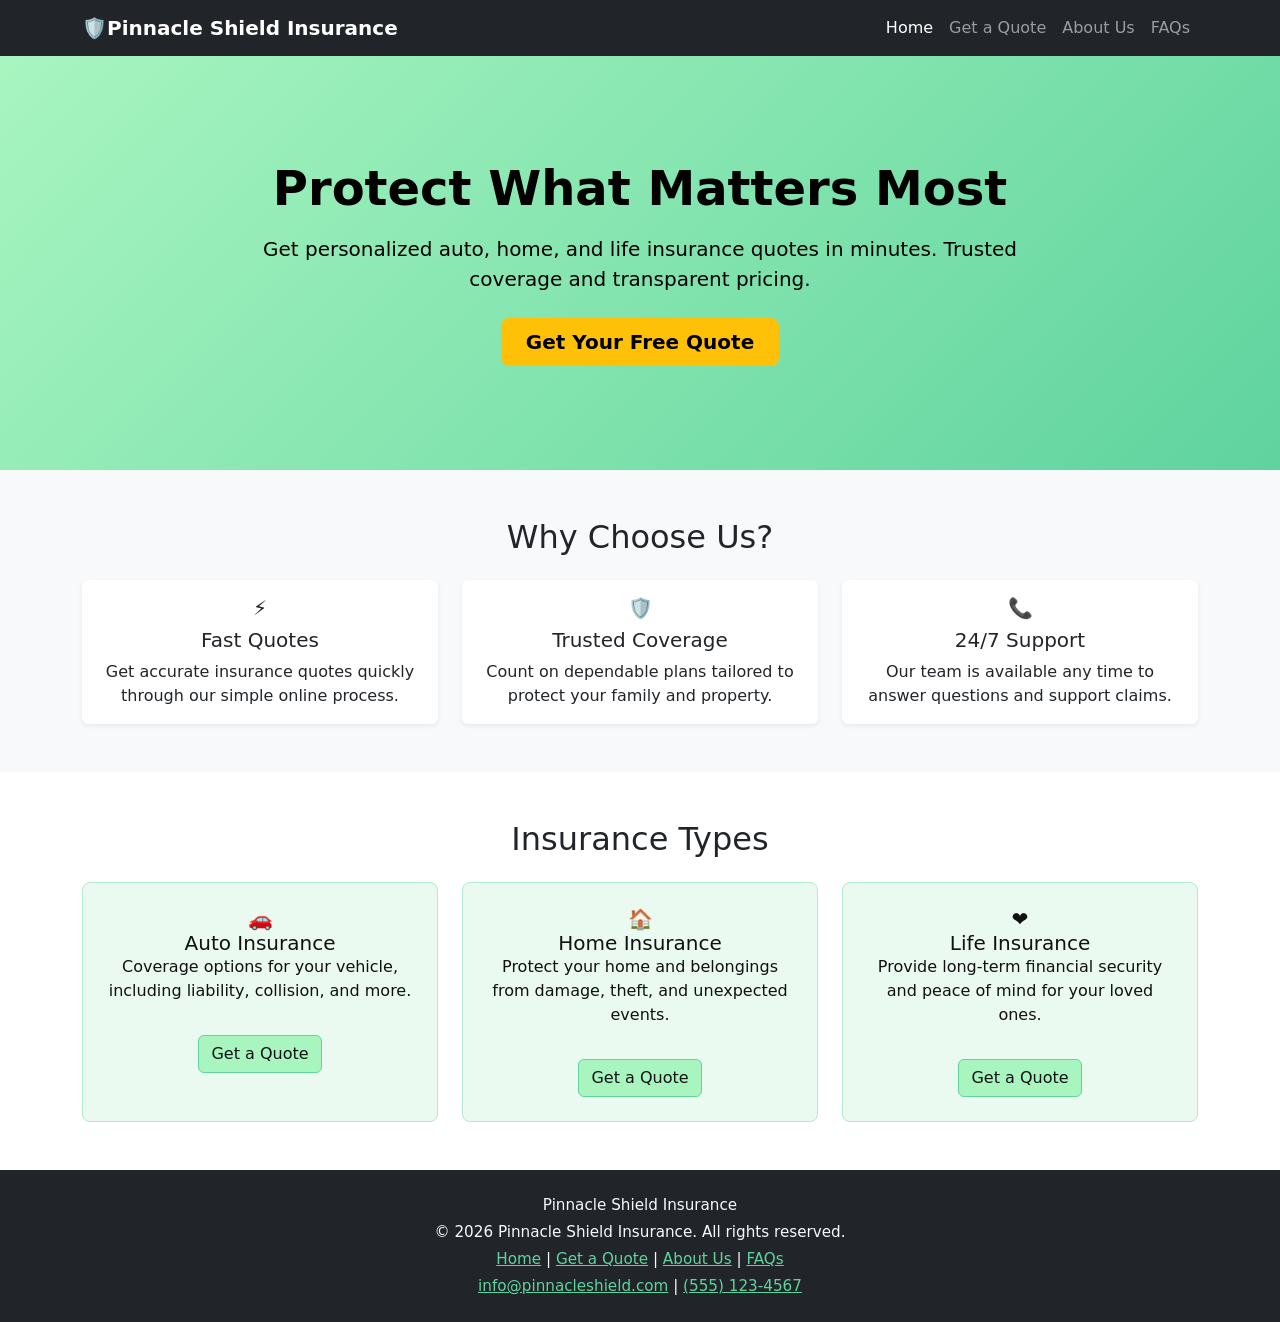
<file: index.html>
<!DOCTYPE html>
<html lang="en">
<head>
    <meta charset="UTF-8">
    <meta name="viewport" content="width=device-width, initial-scale=1.0">
    <title>Pinnacle Shield Insurance | Home</title>
    <link href="https://cdn.jsdelivr.net/npm/bootstrap@5.3.2/dist/css/bootstrap.min.css" rel="stylesheet">
    <link rel="stylesheet" href="css/styles.css">
</head>
<body>
    <header>
        <nav class="navbar navbar-expand-lg navbar-dark bg-dark">
            <div class="container">
                <a class="navbar-brand fw-semibold" href="index.html">🛡️Pinnacle Shield Insurance</a>
                <button class="navbar-toggler" type="button" data-bs-toggle="collapse" data-bs-target="#mainNavbar" aria-controls="mainNavbar" aria-expanded="false" aria-label="Toggle navigation">
                    <span class="navbar-toggler-icon"></span>
                </button>
                <div class="collapse navbar-collapse" id="mainNavbar">
                    <ul class="navbar-nav ms-auto mb-2 mb-lg-0">
                        <li class="nav-item">
                            <a class="nav-link" aria-current="page" href="index.html">Home</a>
                        </li>
                        <li class="nav-item">
                            <a class="nav-link" href="quote.html">Get a Quote</a>
                        </li>
                        <li class="nav-item">
                            <a class="nav-link" href="about.html">About Us</a>
                        </li>
                        <li class="nav-item">
                            <a class="nav-link" href="faq.html">FAQs</a>
                        </li>
                    </ul>
                </div>
            </div>
        </nav>
    </header>

    <main>
        <section id="hero" class="hero text-black text-center d-flex align-items-center">
            <div class="container py-5">
                <h1 class="display-5 fw-bold mb-3">Protect What Matters Most</h1>
                <p class="lead mb-4 mx-auto tagline">Get personalized auto, home, and life insurance quotes in minutes. Trusted coverage and transparent pricing.</p>
                <a class="btn btn-warning btn-lg fw-semibold px-4" href="quote.html">Get Your Free Quote</a>
            </div>
        </section>

        <section id="benefits" class="py-5 bg-light">
            <div class="container">
                <h2 class="mb-4 text-center">Why Choose Us?</h2>
                <div class="row g-4">
                    <div class="col-md-4">
                        <article class="card h-100 shadow-sm border-0">
                            <div class="card-body text-center">
                                <h3 class="h5 card-title">⚡</h3>
                                <h3 class="h5 card-title">Fast Quotes</h3>
                                <p class="card-text">Get accurate insurance quotes quickly through our simple online process.</p>
                            </div>
                        </article>
                    </div>
                    <div class="col-md-4">
                        <article class="card h-100 shadow-sm border-0">
                            <div class="card-body text-center">
                                <h3 class="h5 card-title">🛡️</h3>
                                <h3 class="h5 card-title">Trusted Coverage</h3>
                                <p class="card-text">Count on dependable plans tailored to protect your family and property.</p>
                            </div>
                        </article>
                    </div>
                    <div class="col-md-4">
                        <article class="card h-100 shadow-sm border-0">
                            <div class="card-body text-center">
                                <h3 class="h5 card-title">📞</h3>
                                <h3 class="h5 card-title">24/7 Support</h3>
                                <p class="card-text">Our team is available any time to answer questions and support claims.</p>
                            </div>
                        </article>
                    </div>
                </div>
            </div>
        </section>

        <section id="insurance-types" class="py-5">
            <div class="container">
                <h2 class="mb-4 text-center">Insurance Types</h2>
                <div class="row g-4">
                    <div class="col-md-4">
                        <div class="type-card p-4 rounded-3 h-100 text-center">
                            <h3 class="h5 card-title">🚗</h3>
                            <h3 class="h5 card-title">Auto Insurance</h3>
                            <p class="card-text">Coverage options for your vehicle, including liability, collision, and more.</p>
                            <a href="quote.html?type=auto" class="btn btn-primary mt-3">Get a Quote</a>
                        </div>
                    </div>
                    <div class="col-md-4">
                        <div class="type-card p-4 rounded-3 h-100 text-center">
                            <h3 class="h5 card-title">🏠</h3>
                            <h3 class="h5 card-title">Home Insurance</h3>
                            <p class="card-text">Protect your home and belongings from damage, theft, and unexpected events.</p>
                            <a href="quote.html?type=home" class="btn btn-primary mt-3">Get a Quote</a>
                        </div>
                    </div>
                    <div class="col-md-4">
                        <div class="type-card p-4 rounded-3 h-100 text-center">
                            <h3 class="h5 card-title">❤️</h3>
                            <h3 class="h5 card-title">Life Insurance</h3>
                            <p class="card-text">Provide long-term financial security and peace of mind for your loved ones.</p>
                            <a href="quote.html?type=life" class="btn btn-primary mt-3">Get a Quote</a>
                        </div>
                    </div>
                </div>
            </div>
        </section>
    </main>

    <footer class="bg-dark text-light py-4">
        <div class="container text-center">
            <p class="mb-1">Pinnacle Shield Insurance</p>
            <p class="mb-1">&copy; 2026 Pinnacle Shield Insurance. All rights reserved.</p>
            <p class="mb-1">
                <a href="index.html" class="text-mint text-decoration-underline">Home</a> |
                <a href="quote.html" class="text-mint text-decoration-underline">Get a Quote</a> |
                <a href="about.html" class="text-mint text-decoration-underline">About Us</a> |
                <a href="faq.html" class="text-mint text-decoration-underline">FAQs</a>
            </p>
            <p class="mb-0">
                <a href="mailto:info@pinnacleshield.com" class="text-mint text-decoration-underline">info@pinnacleshield.com</a> |
                <a href="tel:5551234567" class="text-mint text-decoration-underline">(555) 123-4567</a>
            </p>
        </div>
    </footer>

    <script src="https://cdn.jsdelivr.net/npm/bootstrap@5.3.2/dist/js/bootstrap.bundle.min.js"></script>
    <script src="js/main.js"></script>

</body>
</html>
</file>
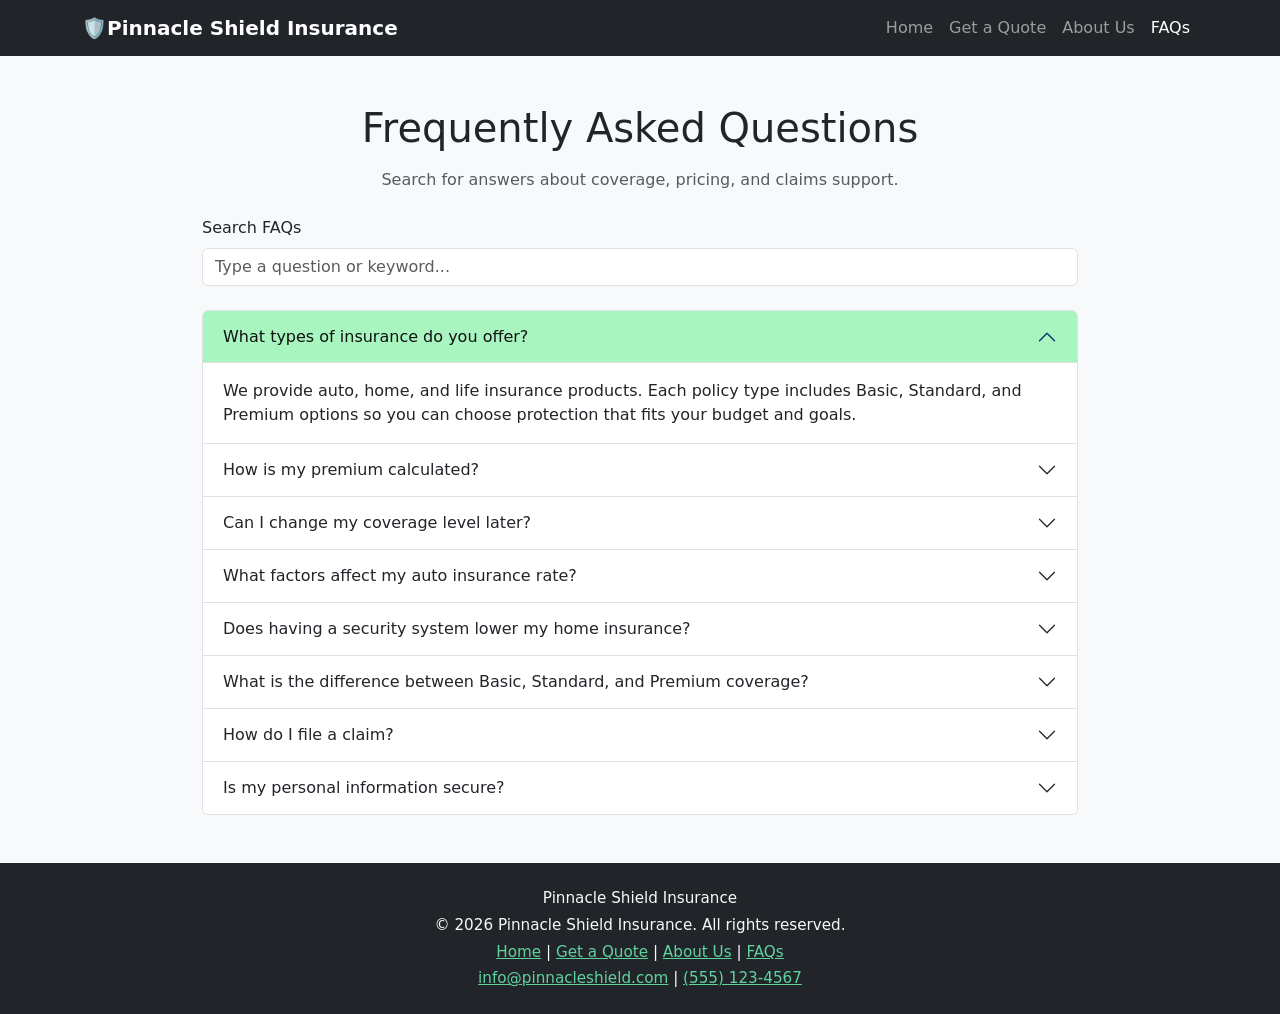
<file: faq.html>
<!DOCTYPE html>
<html lang="en">
<head>
    <meta charset="UTF-8">
    <meta name="viewport" content="width=device-width, initial-scale=1.0">
    <title>Pinnacle Shield Insurance | Home</title>
    <link href="https://cdn.jsdelivr.net/npm/bootstrap@5.3.2/dist/css/bootstrap.min.css" rel="stylesheet">
    <link rel="stylesheet" href="css/styles.css">
</head>
<body>
    <header>
        <nav class="navbar navbar-expand-lg navbar-dark bg-dark">
            <div class="container">
                <a class="navbar-brand fw-semibold" href="index.html">🛡️Pinnacle Shield Insurance</a>
                <button class="navbar-toggler" type="button" data-bs-toggle="collapse" data-bs-target="#mainNavbar" aria-controls="mainNavbar" aria-expanded="false" aria-label="Toggle navigation">
                    <span class="navbar-toggler-icon"></span>
                </button>
                <div class="collapse navbar-collapse" id="mainNavbar">
                    <ul class="navbar-nav ms-auto mb-2 mb-lg-0">
                        <li class="nav-item">
                            <a class="nav-link" aria-current="page" href="index.html">Home</a>
                        </li>
                        <li class="nav-item">
                            <a class="nav-link" href="quote.html">Get a Quote</a>
                        </li>
                        <li class="nav-item">
                            <a class="nav-link" href="about.html">About Us</a>
                        </li>
                        <li class="nav-item">
                            <a class="nav-link" href="faq.html">FAQs</a>
                        </li>
                    </ul>
                </div>
            </div>
        </nav>
    </header>

    <main class="py-5 bg-light">
        <section class="container faq-container">
            <h1 class="text-center mb-3">Frequently Asked Questions</h1>
            <p class="text-center text-muted mb-4">Search for answers about coverage, pricing, and claims support.</p>

            <div class="mb-4">
                <label for="faq-search" class="form-label">Search FAQs</label>
                <input type="search" id="faq-search" class="form-control" placeholder="Type a question or keyword...">
            </div>

            <div class="accordion" id="faqAccordion">
                <div class="accordion-item">
                    <h2 class="accordion-header" id="faqHeadingOne">
                        <button class="accordion-button" type="button" data-bs-toggle="collapse" data-bs-target="#faqOne" aria-expanded="true" aria-controls="faqOne">
                            What types of insurance do you offer?
                        </button>
                    </h2>
                    <div id="faqOne" class="accordion-collapse collapse show" aria-labelledby="faqHeadingOne" data-bs-parent="#faqAccordion">
                        <div class="accordion-body">
                            We provide auto, home, and life insurance products. Each policy type includes Basic, Standard, and Premium options so you can choose protection that fits your budget and goals.
                        </div>
                    </div>
                </div>

                <div class="accordion-item">
                    <h2 class="accordion-header" id="faqHeadingTwo">
                        <button class="accordion-button collapsed" type="button" data-bs-toggle="collapse" data-bs-target="#faqTwo" aria-expanded="false" aria-controls="faqTwo">
                            How is my premium calculated?
                        </button>
                    </h2>
                    <div id="faqTwo" class="accordion-collapse collapse" aria-labelledby="faqHeadingTwo" data-bs-parent="#faqAccordion">
                        <div class="accordion-body">
                            Premiums are based on a base rate and adjusted by risk factors such as age, property or vehicle details, selected coverage level, and health or driving history. The quote tool shows each factor so you can see how pricing is determined.
                        </div>
                    </div>
                </div>

                <div class="accordion-item">
                    <h2 class="accordion-header" id="faqHeadingThree">
                        <button class="accordion-button collapsed" type="button" data-bs-toggle="collapse" data-bs-target="#faqThree" aria-expanded="false" aria-controls="faqThree">
                            Can I change my coverage level later?
                        </button>
                    </h2>
                    <div id="faqThree" class="accordion-collapse collapse" aria-labelledby="faqHeadingThree" data-bs-parent="#faqAccordion">
                        <div class="accordion-body">
                            Yes. You can contact our service team at any time to upgrade or adjust your plan. We will review the change, confirm effective dates, and explain any premium differences before updates are applied.
                        </div>
                    </div>
                </div>

                <div class="accordion-item">
                    <h2 class="accordion-header" id="faqHeadingFour">
                        <button class="accordion-button collapsed" type="button" data-bs-toggle="collapse" data-bs-target="#faqFour" aria-expanded="false" aria-controls="faqFour">
                            What factors affect my auto insurance rate?
                        </button>
                    </h2>
                    <div id="faqFour" class="accordion-collapse collapse" aria-labelledby="faqHeadingFour" data-bs-parent="#faqAccordion">
                        <div class="accordion-body">
                            Your auto insurance rate is influenced by factors such as your driving history, age, vehicle type, location, and coverage level. Maintaining a clean driving record and choosing appropriate coverage can help manage your premium costs.
                        </div>
                    </div>
                </div>

                <div class="accordion-item">
                    <h2 class="accordion-header" id="faqHeadingFive">
                        <button class="accordion-button collapsed" type="button" data-bs-toggle="collapse" data-bs-target="#faqFive" aria-expanded="false" aria-controls="faqFive">
                           Does having a security system lower my home insurance?
                        </button>
                    </h2>
                    <div id="faqFive" class="accordion-collapse collapse" aria-labelledby="faqHeadingFive" data-bs-parent="#faqAccordion">
                        <div class="accordion-body">
                            In many cases yes, having a security system can lower your home insurance premium. Insurance providers often offer discounts for homes equipped with security systems, as they reduce the risk of theft and damage.
                        </div>
                    </div>
                </div>

                <div class="accordion-item">
                    <h2 class="accordion-header" id="faqHeadingSix">
                        <button class="accordion-button collapsed" type="button" data-bs-toggle="collapse" data-bs-target="#faqSix" aria-expanded="false" aria-controls="faqSix">
                            What is the difference between Basic, Standard, and Premium coverage?
                        </button>
                    </h2>
                    <div id="faqSix" class="accordion-collapse collapse" aria-labelledby="faqHeadingSix" data-bs-parent="#faqAccordion">
                        <div class="accordion-body">
                            Basic coverage typically includes essential protections, Standard coverage offers a broader range of protections, and Premium coverage provides the most comprehensive protection with additional benefits and higher limits.
                        </div>
                    </div>
                </div>

                <div class="accordion-item">
                    <h2 class="accordion-header" id="faqHeadingSeven">
                        <button class="accordion-button collapsed" type="button" data-bs-toggle="collapse" data-bs-target="#faqSeven" aria-expanded="false" aria-controls="faqSeven">
                            How do I file a claim?
                        </button>
                    </h2>
                    <div id="faqSeven" class="accordion-collapse collapse" aria-labelledby="faqHeadingSeven" data-bs-parent="#faqAccordion">
                        <div class="accordion-body">
                            You can file a claim by contacting our claims department via phone, email, or through our online portal. We will guide you through the process, gather necessary information, and work to resolve your claim as quickly as possible.
                        </div>
                    </div>
                </div>

                <div class="accordion-item">
                    <h2 class="accordion-header" id="faqHeadingEight">
                        <button class="accordion-button collapsed" type="button" data-bs-toggle="collapse" data-bs-target="#faqEight" aria-expanded="false" aria-controls="faqEight">
                            Is my personal information secure?
                        </button>
                    </h2>
                    <div id="faqEight" class="accordion-collapse collapse" aria-labelledby="faqHeadingEight" data-bs-parent="#faqAccordion">
                        <div class="accordion-body">
                            Yes, we take the security of your personal information very seriously. We implement robust security measures, including encryption and secure access controls, to protect your data from unauthorized access and breaches.
                        </div>
                    </div>
                </div>
            </div>
        </section>
    </main>

    <footer class="bg-dark text-light py-4">
        <div class="container text-center">
            <p class="mb-1">Pinnacle Shield Insurance</p>
            <p class="mb-1">&copy; 2026 Pinnacle Shield Insurance. All rights reserved.</p>
            <p class="mb-1">
                <a href="index.html" class="text-mint text-decoration-underline">Home</a> |
                <a href="quote.html" class="text-mint text-decoration-underline">Get a Quote</a> |
                <a href="about.html" class="text-mint text-decoration-underline">About Us</a> |
                <a href="faq.html" class="text-mint text-decoration-underline">FAQs</a>
            </p>
            <p class="mb-0">
                <a href="mailto:info@pinnacleshield.com" class="text-mint text-decoration-underline">info@pinnacleshield.com</a> |
                <a href="tel:5551234567" class="text-mint text-decoration-underline">(555) 123-4567</a>
            </p>
        </div>
    </footer>

    <script src="https://cdn.jsdelivr.net/npm/bootstrap@5.3.2/dist/js/bootstrap.bundle.min.js"></script>
    <script src="js/main.js"></script>
    <script src="js/faq.js"></script>
</body>
</html>
</file>
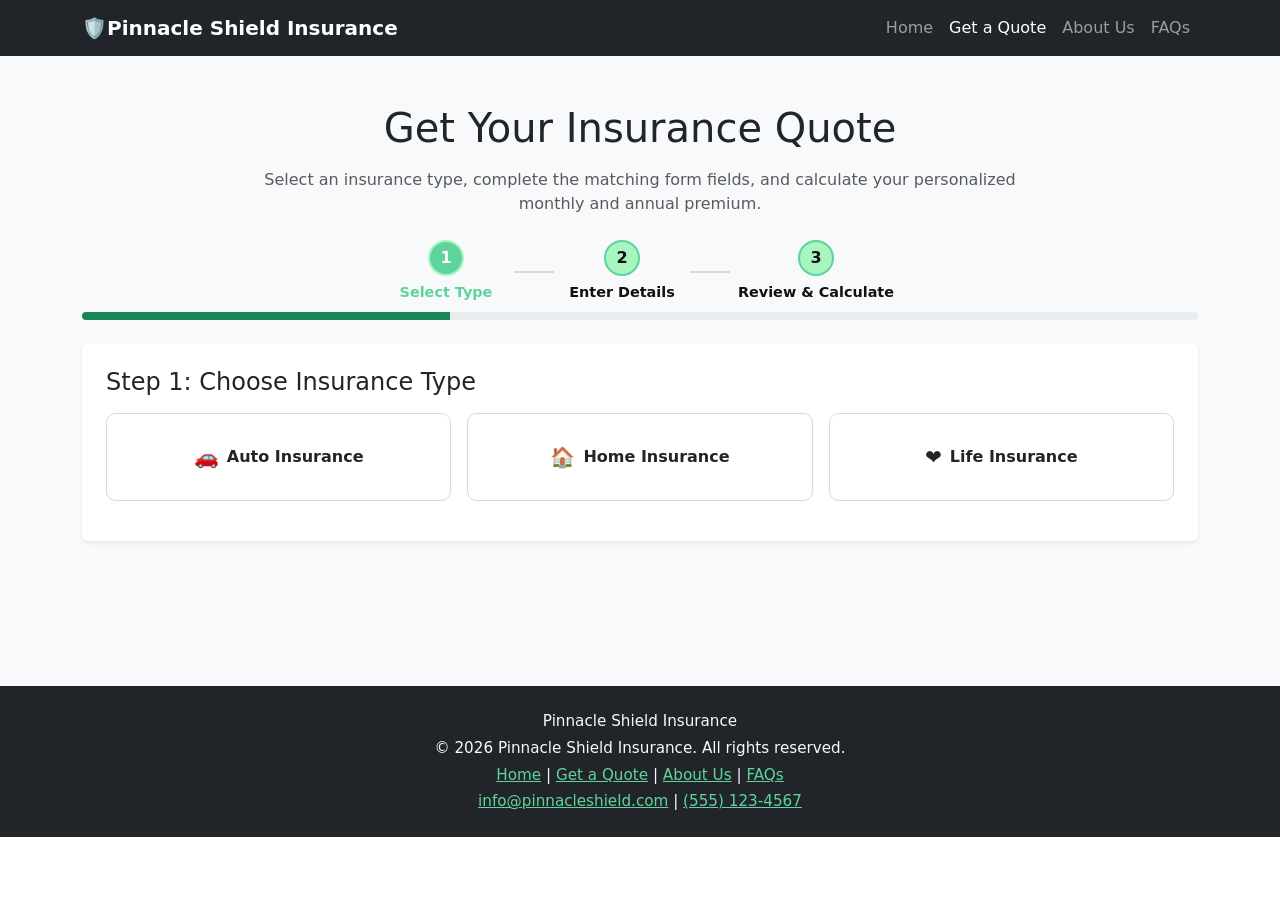
<file: quote.html>
<!DOCTYPE html>
<html lang="en">
<head>
    <meta charset="UTF-8">
    <meta name="viewport" content="width=device-width, initial-scale=1.0">
    <title>Pinnacle Shield Insurance | Get a Quote</title>
    <link href="https://cdn.jsdelivr.net/npm/bootstrap@5.3.2/dist/css/bootstrap.min.css" rel="stylesheet">
    <link rel="stylesheet" href="css/styles.css">
</head>

<body>
    <header>
        <nav class="navbar navbar-expand-lg navbar-dark bg-dark">
            <div class="container">
                <a class="navbar-brand fw-semibold" href="index.html">🛡️Pinnacle Shield Insurance</a>
                <button class="navbar-toggler" type="button" data-bs-toggle="collapse" data-bs-target="#mainNavbar" aria-controls="mainNavbar" aria-expanded="false" aria-label="Toggle navigation">
                    <span class-navbar-toggler-icon></span>
                </button>
                <div class="collapse navbar-collapse" id="mainNavbar">
                    <ul class="navbar-nav ms-auto mb-2 mb-lg-0">
                        <li class="nav-item">
                            <a class="nav-link" href="index.html">Home</a>
                        </li>
                        <li class="nav-item">
                            <a class="nav-link" href="quote.html">Get a Quote</a>
                        </li>
                        <li class="nav-item">
                            <a class="nav-link" href="about.html">About Us</a>
                        </li>
                        <li class="nav-item">
                            <a class="nav-link" href="faq.html">FAQs</a>
                        </li>
                    </ul>
                </div>
            </div>
        </nav>
    </header>

    <main class="quote-page py-5 bg-light">
        <section class="container quote-layout">
            <div class="text-center mb-4">
                <h1 class="mb-3">Get Your Insurance Quote</h1>
                <p class="text-muted quote-subtitle mb-0">
                    Select an insurance type, complete the matching form fields, and calculate your personalized monthly and annual premium.
                </p>
            </div>

            <!-- Progress Indicator -->
            <div id="formProgressContainer" class="mb-4">
                <div class="d-flex justify-content-center align-items-center mb-2 gap-2 flex-wrap">
                    <div class="step-item" id="step-indicator-1">
                        <div class="step-circle">1</div>
                        <div class="step-label">Select Type</div>
                    </div>
                    <div class="step-line d-none d-md-block"></div>
                    <div class="step-item" id="step-indicator-2">
                        <div class="step-circle">2</div>
                        <div class="step-label">Enter Details</div>
                    </div>
                    <div class="step-line d-none d-md-block"></div>
                    <div class="step-item" id="step-indicator-3">
                        <div class="step-circle">3</div>
                        <div class="step-label">Review & Calculate</div>
                    </div>
                </div>
                <div class="progress" style="height: 8px;">
                    <div id="formProgressBar" class="progress-bar bg-success" role="progressbar" style="width: 33%;" aria-valuenow="33" aria-valuemin="0" aria-valuemax="100"></div>
                </div>
            </div>

            <section class="card border-0 shadow-sm mb-4">
                <div class="card-body p-4 md-5">
                    <h2 class="h4 mb-3">Step 1: Choose Insurance Type</h2>
                    <div class="row g-3 mb-3" role="radiogroup" aria-label="Insurance Type">
                        <div class="col-md-4">
                            <input class="btn-check" type="radio" name="insuranceType" id="type-auto" value="auto" autocomplete="off">
                            <label class="btn type-card-option w-100" for="type-auto">
                                <span class="type-emoji" aria-hidden="true">🚗</span>
                                <span class="type-label">Auto Insurance</span>
                            </label>
                        </div>
                        <div class="col-md-4">
                            <input class="btn-check" type="radio" name="insuranceType" id="type-home" value="home" autocomplete="off">
                            <label class="btn type-card-option w-100" for="type-home">
                                <span class="type-emoji" aria-hidden="true">🏠</span>
                                <span class="type-label">Home Insurance</span>
                            </label>
                        </div>
                        <div class="col-md-4">
                            <input class="btn-check" type="radio" name="insuranceType" id="type-life" value="life" autocomplete="off">
                            <label class="btn type-card-option w-100" for="type-life">
                                <span class="type-emoji" aria-hidden="true">❤️</span>
                                <span class="type-label">Life Insurance</span>
                            </label>
                        </div>
                    </div>

                    <div id="typeError" class="invalid-feedback d-block hidden" aria-live="polite"></div>

                    <div id="step2Section" class="hidden">
                        <h2 class="h4 mb-3 mt-4">Step 2: Enter Details</h2>
                        <form id="quoteForm" novalidate>
                            <input type="hidden" id="insuranceType" name="insuranceType" required>
                            <div id="auto-fields" class="hidden" data-type-selection>
                                <div class="row g-3">
                                    <div class="col-md-6">
                                        <label for="autoFullName" class="form-label">Full Name</label>
                                        <input type="text" class=form-control id="autoFullName" minlength="2">
                                        <div class="invalid-feedback"></div>
                                    </div>
                                    <div class="col-md-3">
                                        <label for="autoAge" class="form-label">Age</label>
                                        <input type="number" class="form-control" id="autoAge" min="16" max="100">
                                        <div class="invalid-feedback"></div>
                                    </div>
                                    <div class="col-md-3">
                                        <label for="autoZip" class="form-label">Zip Code</label>
                                        <input type="text" class="form-control" id="autoZip" maxlength="5" inputmode="numeric">
                                        <div class="invalid-feedback"></div>
                                    </div>
                                    <div class="col-md-4">
                                        <label for="vehicleYear" class="form-label">Vehicle Year</label>
                                        <input type="number" class="form-control" id="vehicleYear" min="1990" max="2026">
                                        <div class="invalid-feedback"></div>
                                    </div>
                                    <div class="col-md-4">
                                        <label for="vehicleMake" class="form-label">Vehicle Make</label>
                                        <select class="form-select" id="vehicleMake">
                                            <option value="">Select Make</option>
                                            <option value="Toyota">Toyota</option>
                                            <option value="Honda">Honda</option>
                                            <option value="Ford">Ford</option>
                                            <option value="BMW">BMW</option>
                                            <option value="Tesla">Tesla</option>
                                            <option value="Other">Other</option>
                                        </select>
                                        <div class="invalid-feedback"></div>
                                    </div>
                                    <div class="col-md-4">
                                        <label for="vehicleModel" class="form-label">Vehicle Model</label>
                                        <input type="text" class="form-control" id="vehicleModel">
                                        <div class="invalid-feedback"></div>
                                    </div>
                                    <div class="col-md-6">
                                        <label for="autoMileage" class="form-label">Annual Mileage</label>
                                        <select class="form-select" id="autoMileage">
                                            <option value="">Select Mileage</option>
                                            <option value="under5k">Under 5,000</option>
                                            <option value="5to10k">5,000-10,000</option>
                                            <option value="10to15k">10,001-15,000</option>
                                            <option value="15kto20k">15,001-20,000+</option>
                                            <option value="over20k">Over 20,000</option>
                                        </select>
                                        <div class="invalid-feedback"></div>
                                    </div>
                                    <div class="col-md-6">
                                        <label for="drivingRecord" class="form-label">Driving Record</label>
                                        <select class="form-select" id="drivingRecord">
                                            <option value="">Select Record</option>
                                            <option value="clean">Clean</option>
                                            <option value="1ticket">1 Ticket</option>
                                            <option value="2plus">2+ Tickets</option>
                                            <option value="accident">Accident in Last 3 Years</option>
                                        </select>
                                        <div class="invalid-feedback"></div>
                                    </div>
                                    <div class="col-12">
                                        <fieldset>
                                            <legend class="form-label mb-2">Coverage Level</legend>
                                            <div class="d-flex flex-wrap gap-3">
                                                <div class="form-check">
                                                    <input class="form-check-input" type="radio" name="autoCoverage" id="autoCoverageBasic" value="basic">
                                                    <label class="form-check-label" for="autoCoverageBasic">Basic</label>
                                                </div>
                                                <div class="form-check">
                                                    <input class="form-check-input" type="radio" name="autoCoverage" id="autoCoverageStandard" value="standard">
                                                    <label class="form-check-label" for="autoCoverageStandard">Standard</label>
                                                </div>
                                                <div class="form-check">
                                                    <input class="form-check-input" type="radio" name="autoCoverage" id="autoCoveragePremium" value="premium">
                                                    <label class="form-check-label" for="autoCoveragePremium">Premium</label>
                                                </div>
                                            </div>
                                            <div class="invalid-feedback d-block hidden" id="autoCoverageError"></div>
                                        </fieldset>
                                    </div>
                                </div>
                            </div>

                            <div id="home-fields" class="hidden" data-type-selection>
                                <div class="row g-3">
                                    <div class="col-md-6">
                                        <label for="homeFullName" class="form-label">Full Name</label>
                                        <input type="text" class="form-control" id="homeFullName" minlength="2">
                                        <div class="invalid-feedback"></div>
                                    </div>
                                    <div class="col-md-3">
                                        <label for="homeAge" class="form-label">Age</label>
                                        <input type="number" class="form-control" id="homeAge" min="18" max="100">
                                        <div class="invalid-feedback"></div>
                                    </div>
                                    <div class="col-md-3">
                                        <label for="homeZip" class="form-label">Zip Code</label>
                                        <input type="text" class="form-control" id="homeZip" maxlength="5" inputmode="numeric">
                                        <div class="invalid-feedback"></div>
                                    </div>
                                    <div class="col-md-4">
                                        <label for="homeValue" class="form-label">Home Value ($)</label>
                                        <input type="number" class="form-control" id="homeValue" min="50000" step="1000">
                                        <div class="invalid-feedback"></div>
                                    </div>
                                    <div class="col-md-4">
                                        <label for="yearBuilt" class="form-label">Year Built</label>
                                        <input type="number" class="form-control" id="yearBuilt" min="1990" max="2026">
                                        <div class="invalid-feedback"></div>
                                    </div>
                                    <div class="col-md-4">
                                        <label for="squareFootage" class="form-label">Square Footage</label>
                                        <input type="number" class="form-control" id="squareFootage" min="500" max="10000">
                                        <div class="invalid-feedback"></div>
                                    </div>
                                    <div class="col-md-6">
                                        <label for="constructionType" class="form-label">Construction Type</label>
                                        <select class="form-select" id="constructionType">
                                            <option value="">Select Type</option>
                                            <option value="wood">Wood Frame</option>
                                            <option value="brick">Brick</option>
                                            <option value="concrete">Concrete</option>
                                            <option value="steel">Steel</option>
                                        </select>
                                        <div class="invalid-feedback"></div>
                                    </div>
                                    <div class="col-md-6">
                                        <label class="form-label d-block">Safety Features</label>
                                        <div class="form-check">
                                            <input class="form-check-input" type="checkbox" id="securitySystem">
                                            <label class="form-check-label" for="securitySystem">Has Security System</label>
                                        </div>
                                        <div class="form-check">
                                            <input class="form-check-input" type="checkbox" id="fireSprinklers">
                                            <label class="form-check-label" for="fireSprinklers">Has Fire Sprinklers</label>
                                        </div>
                                    </div>
                                    <div class="col-12">
                                        <fieldset>
                                            <legend class="form-label mb-2">Coverage Level</legend>
                                            <div class="d-flex flex-wrap gap-3">
                                                <div class="form-check">
                                                    <input class="form-check-input" type="radio" name="homeCoverage" id="homeCoverageBasic" value="basic">
                                                    <label class="form-check-label" for="homeCoverageBasic">Basic</label>
                                                </div>
                                                <div class="form-check">
                                                    <input class="form-check-input" type="radio" name="homeCoverage" id="homeCoverageStandard" value="standard">
                                                    <label class="form-check-label" for="homeCoverageStandard">Standard</label>
                                                </div>
                                                <div class="form-check">
                                                    <input class="form-check-input" type="radio" name="homeCoverage" id="homeCoveragePremium" value="premium">
                                                    <label class="form-check-label" for="homeCoveragePremium">Premium</label>
                                                </div>
                                            </div>
                                            <div class="invalid-feedback d-block hidden" id="homeCoverageError"></div>
                                        </fieldset>
                                    </div>
                                </div>
                            </div>

                            <div id="life-fields" class="hidden" data-type-selection>
                                <div class="row g-3">
                                    <div class="col-md-6">
                                        <label for="lifeFullName" class="form-label">Full Name</label>
                                        <input type="text" class=form-control id="lifeFullName" minlength="2">
                                        <div class="invalid-feedback"></div>
                                    </div>
                                    <div class="col-md-3">
                                        <label for="lifeAge" class="form-label">Age</label>
                                        <input type="number" class="form-control" id="lifeAge" min="18" max="85">
                                        <div class="invalid-feedback"></div>
                                    </div>
                                    <div class="col-md-3">
                                        <label for="lifeZip" class="form-label">Zip Code</label>
                                        <input type="text" class="form-control" id="lifeZip" maxlength="5" inputmode="numeric">
                                        <div class="invalid-feedback"></div>
                                    </div>
                                    <div class="col-md-4">
                                        <label for="gender" class="form-label">Gender</label>
                                        <select class="form-select" id="gender">
                                            <option value="">Select Gender</option>
                                            <option value="male">Male</option>
                                            <option value="female">Female</option>
                                            <option value="non-binary">Non-Binary</option>
                                        </select>
                                        <div class="invalid-feedback"></div>
                                    </div>
                                    <div class="col-md-4">
                                        <label for="coverageAmount" class="form-label">Coverage Amount</label>
                                        <select class="form-select" id="coverageAmount">
                                            <option value="">Select Amount</option>
                                            <option value="100000">$100,000</option>
                                            <option value="250000">$250,000</option>
                                            <option value="500000">$500,000</option>
                                            <option value="1000000">$1,000,000</option>
                                        </select>
                                        <div class="invalid-feedback"></div>
                                    </div>
                                    <div class="col-md-4">
                                        <label for="exerciseFrequency" class="form-label">Exercise Frequency</label>
                                        <select class="form-select" id="exerciseFrequency">
                                            <option value="">Select Frequency</option>
                                            <option value="rarely">Rarely</option>
                                            <option value="1to2">1-2 times/week</option>
                                            <option value="3to4">3-4 times/week</option>
                                            <option value="5plus">5+ times/week</option>
                                        </select>
                                        <div class="invalid-feedback"></div>
                                    </div>
                                    <div class="col-md-6">
                                        <fieldset>
                                            <legend class="form-label mb-2">Smoker</legend>
                                            <div class="d-flex gap-3">
                                                <div class="form-check">
                                                    <input class="form-check-input" type="radio" name="smoker" id="smokerYes" value="yes">
                                                    <label class="form-check-label" for="smokerYes">Yes</label>
                                                </div>
                                                <div class="form-check">
                                                    <input class="form-check-input" type="radio" name="smoker" id="smokerNo" value="no">
                                                    <label class="form-check-label" for="smokerNo">No</label>
                                                </div>
                                            </div>
                                            <div class="invalid-feedback d-block hidden" id="smokerError"></div>
                                        </fieldset>
                                    </div>
                                    <div class="col-md-6 d-flex align-items-end">
                                        <div class="form-check">
                                            <input class="form-check-input" type="checkbox" id="preExistingConditions">
                                            <label class="form-check-label" for="preExistingConditions">Pre-existing Conditions</label>
                                        </div>
                                    </div>
                                    <div class="col-12">
                                        <fieldset>
                                            <legend class="form-label mb-2">Coverage Level</legend>
                                            <div class="d-flex flex-wrap gap-3">
                                                <div class="form-check">
                                                    <input class="form-check-input" type="radio" name="lifeCoverage" id="lifeCoverageBasic" value="basic">
                                                    <label class="form-check-label" for="lifeCoverageBasic">Basic</label>
                                                </div>
                                                <div class="form-check">
                                                    <input class="form-check-input" type="radio" name="lifeCoverage" id="lifeCoverageStandard" value="standard">
                                                    <label class="form-check-label" for="lifeCoverageStandard">Standard</label>
                                                </div>
                                                <div class="form-check">
                                                    <input class="form-check-input" type="radio" name="lifeCoverage" id="lifeCoveragePremium" value="premium">
                                                    <label class="form-check-label" for="lifeCoveragePremium">Premium</label>
                                                </div>
                                            </div>
                                            <div class="invalid-feedback d-block hidden" id="lifeCoverageError"></div>
                                        </fieldset>
                                    </div>
                                </div>
                            </div>

                            <div class="d-flex gap-2 pt-4">
                                <button type="submit" class="btn btn-primary">Calculate Quote</button>
                                <button type="reset" class="btn btn-secondary">Clear</button>
                            </div>
                        </form>
                    </div>
                </div>
            </section>

            <div id="quoteSpinner" class="text-center my-5 hidden" role="status" aria-live="polite">
                <div class="spinner-grow text-mint" style="width: 3rem; height: 3rem;">
                    <span class="visually-hidden">Calculating your quote...</span>
                </div>
                <p class="mt-3 fw-semibold text-muted">Calculating your quote&hellip;</p>
            </div>

            <section id="quoteResults" class="quote-results hidden" aria-live="polite">
                <h2 class="text-center mb-3">Your Quote Results</h2>
                <div class="quote-summary-card border border-black rounded-3 overflow-hidden mb-4">
                    <div class="quote-summary-head mint-bg text-center overflow-hidden mb-4">
                        <h3 class="h4 mb-0">Pinnacle Shield Insurance Quote</h3>
                    </div>
                    <div class="p-4">
                        <p class="text-center mb-1">Prepared for: <strong id="resultName"></strong></p>
                        <p class="text-center mb-4">Insurance Type: <strong id="resultType"></strong></p>

                        <div class="row gw-3">
                            <div class="col-md-6">
                                <div class="result-box text-center p-3 rounded-3 bg-light">
                                    <p class="mb-1 text-muted">Monthly Premium</p>
                                    <p class="quote-price text-success mb-0" id="monthlyPremium"></p>
                                </div>
                            </div>
                            <div class="col-md-6">
                                <div class="result-box text-center p-3 rounded-3 bg-light">
                                    <p class="mb-1 text-muted">Annual Premium</p>
                                    <p class="quote-price text-success mb-0" id="annualPremium"></p>
                                </div>
                            </div>
                        </div>
                    </div>
                </div>

                <h3 class="h4 mb-2">Quote Breakdown</h3>
                <div class="table-responsive mb-4">
                    <table class="table table-striped table-bordered align-middle mb-0">
                        <thead class="table-dark">
                            <tr>
                                <th>Factor</th>
                                <th>Your Info</th>
                                <th>Impact</th>
                            </tr>
                        </thead>    
                        <tbody id="quoteBreakdownBody"></tbody>
                    </table>
                </div>

                <div class="d-flex flex-wrap gap-2 justify-content-center">
                    <button type="button" class="btn btn-success" id="saveQuoteBtn">Save Quote</button>
                    <button type="button" class="btn btn-outline-secondary" id="printQuoteBtn">Print Quote</button>
                    <button type="button" class="btn btn-outline-primary" id="resetQuoteBtn">Get Another Quote</button>
                </div>
            </section>

            <section id="savedQuotesSection" class="saved-quotes-section mt-5 hidden">
                <h2 class="h4 mb-3">&#128190; Saved Quotes</h2>
                <div id="savedQuotesList"></div>
            </section>
        </section>
    </main>

        <footer class="bg-dark text-light py-4">
        <div class="container text-center">
            <p class="mb-1">Pinnacle Shield Insurance</p>
            <p class="mb-1">&copy; 2026 Pinnacle Shield Insurance. All rights reserved.</p>
            <p class="mb-1">
                <a href="index.html" class="text-mint text-decoration-underline">Home</a> |
                <a href="quote.html" class="text-mint text-decoration-underline">Get a Quote</a> |
                <a href="about.html" class="text-mint text-decoration-underline">About Us</a> |
                <a href="faq.html" class="text-mint text-decoration-underline">FAQs</a>
            </p>
            <p class="mb-0">
                <a href="mailto:info@pinnacleshield.com" class="text-mint text-decoration-underline">info@pinnacleshield.com</a> |
                <a href="tel:5551234567" class="text-mint text-decoration-underline">(555) 123-4567</a>
            </p>
        </div>
    </footer>

    <script src="https://cdn.jsdelivr.net/npm/bootstrap@5.3.2/dist/js/bootstrap.bundle.min.js"></script>
    <script src="js/main.js"></script>
    <script src="js/quote.js"></script>
</body>
</html>
</file>
<file: css/styles.css>
/* Utility class for mint text color */
.text-mint {
    color: var(--brand-mint-dark) !important;
}
/* FAQ accordion active/selected style */
.accordion-item.active,
.accordion-item.show,
.accordion-button:not(.collapsed) {
    background-color: var(--brand-mint) !important;
    color: var(--brand-black) !important;
    border-color: var(--brand-mint-dark) !important;
}
/* Pastel mint style for primary button */
.btn-primary,
.btn-primary:focus,
.btn-primary:active,
.btn-primary:hover {
    background-color: var(--brand-mint) !important;
    border-color: var(--brand-mint-dark) !important;
    color: var(--brand-black) !important;
    box-shadow: none;
}
/* Utility class for pastel mint background */
.mint-bg {
    background-color: var(--brand-mint) !important;
    color: var(--brand-black) !important;
}
:root {
    --brand-mint: #a8f5c0; /* pastel mint */
    --brand-mint-dark: #5fd39e; /* deeper mint */
    --brand-black: #111111;
    --surface-muted: #eafaf1; /* lighter mint background */
}

*, *::before, *::after {
    box-sizing: border-box;
    margin: 0;
    padding: 0;
}

body {
    min-height: 100vh;
}

.hero {
    padding: 3.5rem 0;
    min-height: 360px;
    background: linear-gradient(135deg, var(--brand-mint), var(--brand-mint-dark));
    text-align: center;
    color: var(--brand-black);
}

.tagline {
    max-width: 760px;
}

.card {
    transition: box-shadow 0.25s ease, transform 0.25s ease;
}

.card:hover {
    box-shadow: 0 0.75rem 1.5rem rgba(0, 0, 0, 0,15);
    transform: translateY(-4px);
}

.type-card {
    background-color: var(--surface-muted);
    border: 1px solid #b2e9d3;
    color: var(--brand-black);
}

footer {
    background-color: var(--brand-black);
    color: var(--brand-mint);
}

footer p {
    font-size: 0.95rem;
}

@media (max-width: 767.98px) {
    .hero {
        padding: 2.5rem 0;
        min-height: 300px;
    }

    .tagline {
        max-width: 100%;
    }

    .card {
        margin-bottom: 0.5rem;
    }
}

.quote-page {
    min-height: 70vh;
}

.quote-layout {
    max-width: 980ox;
}

.quote-subtitle {
    max-width: 760px;
    margin: 0 auto;
}

.hidden {
    display: none;
}

.quote-steps {
    display: flex;
    align-items: center;
    justify-content: center;
    gap: 0.8rem;
    flex-wrap: wrap;
}

.step-item {
    display: flex;
    flex-direction: column;
    align-items: center;
    min-width: 120px;
    color: var(--brand-black);
}

.step-circle {
    width: 36px;
    height: 36px;
    border-radius: 50%;
    display: inline-flex;
    align-items: center;
    justify-content: center;
    font-weight: 700;
    background-color: var(--brand-mint);
    border: 2px solid var(--brand-mint-dark);
    color: var(--brand-black);
}

.step-label {
    margin-top: 0.4rem;
    font-size: 0.9rem;
    font-weight: 600;
}

.step-line {
    width: 40px;
    height: 2px;
    background-color: #d7dbe0;
}

.step-item.is-active {
    color: var(--brand-mint-dark);
}

.step-item.is-active .step-circle {
    background-color: var(--brand-mint-dark);
    border-color: var(--brand-mint);
    color: #fff;
}

.type-option {
    width: 100%;
    border: 1px solid #d4d9df;
    border-radius: 0.6rem;
    background: #fff;
    min-height: 84px;
    font-weight: 700;
    transition: all 0.2s ease;
}

.type-option:hover {
    transform: translateY(-2px);
}

.type-option-auto {
    border-color: var(--brand-mint-dark);
    color: var(--brand-mint-dark);
}

.type-option-home {
    border-color: var(--brand-mint);
    color: var(--brand-black);
}

.type-option-life {
    border-color: #fb7185;
    color: #e11d48;
}

.type-option.is-selected {
    box-shadow: 0 0 0 3px rgba(88, 239, 180, 0.2);
}

.type-card-option {
    border: 1px solid #d4d9df;
    border-radius: 0.6rem;
    min-height: 88px;
    display: flex;
    align-items: center;
    justify-content: center;
    gap: 0.5rem;
    font-weight: 700;
    background: #fff;
}

.type-emoji {
    font-size: 1.25rem;
}

.type-label {
    font-size: 1rem;
}

.btn-check:checked + .type-card-option {
    border-color: var(--brand-mint-dark);
    box-shadow: 0 0 0 3px rgba(88, 239, 180, 0.2);
    color: var(--brand-mint-dark);
}

.quote-results {
    max-width: 760px;
    margin: 0 auto;
}

.quote-summary-card {
    background-color: #fff;
    color: var(--brand-black);
}

.quote-price {
    font-size: 2.2rem;
    font-weight: 800;
    line-height: 1.1;
}

#savedQuotesList .card {
    text-align: left;
}

@media (max-width: 767.98px) {
    .quote-steps {
        gap: 0.4rem;
    }

    .step-item {
        min-width: 90px;
    }

    .step-line {
        width: 40px;
    }

    .quote-price {
        font-size: 1.8rem;
    }
}

.about-copy {
    max-width: 860px;
}

.team-photo {
    width: 100%;
    max-height: 160px;
    object-fit: cover;
}

.values-row {
    display: flex;
    flex-wrap: wrap;
    justify-content: center;
    gap: 0.9rem;
}

.value-item {
    display: inline-flex;
    align-items: center;
    gap: 0.4rem;
    padding: 0.7rem 1rem;
    border: 1px solid var(--brand-mint-dark);
    border-radius: 999px;
    background: var(--surface-muted);
    font-weight: 600;
    color: var(--brand-black);
}

.faq-container {
    max-width: 900px;
}

@media (max-width: 768px) {
    .hero he {
        font-size: 1.8rem;
    }

    .type-card {
        min-height: auto;
    }

    .values-row {
        justify-content: flex-start;
    }
}

@media (max-width: 480px) {
    .hero {
        padding: 30px 15px;
    }

    .navbar-brand {
        font-size: 1rem;
    }

    .quote-layout {
        padding-left: 0.5rem;
        padding-right: 0.5rem;
    }

    .type-card-option {
        min-height: 72px;
    }

    .value-item {
        width: 100%;
        justify-content: center;
    }

    .btn {
        min-height: 44px;
    }
}

/* ===Bonus: Animated Transitions === */
@keyframes fadeInUp {
    from {
        opacity: 0;
        transform: translateY(24px);
    }
    to {
        opacity: 1;
        transform: translateY(0);
    }
}

.quote-results {
    animation: fadeInUp 0.55s ease both;
}

@keyframes cardEntrance {
    from {
        opacity: 0;
        transform: scale(0.97);
    }
    to {
        opacity: 1;
        transform: scale(1);
    }
}

.saved-quotes-section .card {
    animation: cardEntrance 0.3s ease both;
}

@media print {
    .navbar,
    footer,
    .card.border-0.shadow-sm,
    #savedQuotesSection,
    #quoteSpinner,
    .btn {
        display: none !important;
    }

    #quoteResults {
        display: block !important;
    }

    body {
        color: var(--brand-black);
        background: var(--surface-muted);
    }

    .quote-summary-head {
        background-color: var(--brand-mint-dark) !important;
        -webkit-print-color-adjust: exact;
        print-color-adjust: exact;
    }

    .quote-price {
        color: #000 !important;
    }
}
</file>
